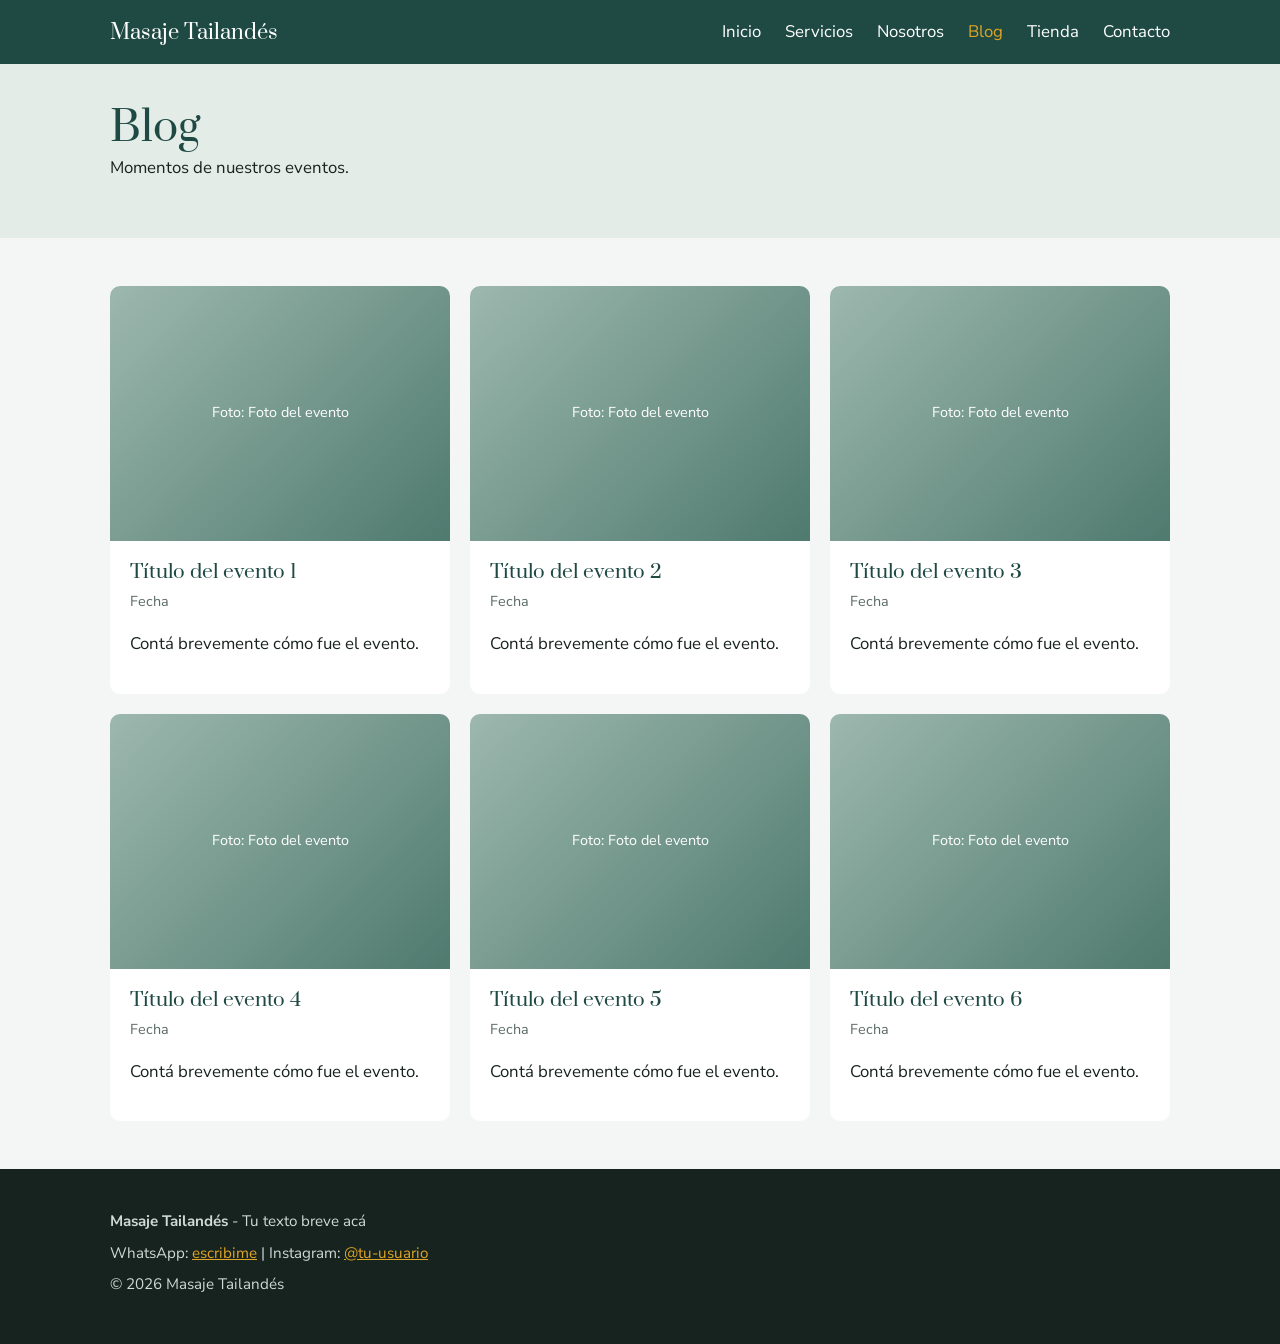
<file: masaje-tailandes/blog.html>
<!DOCTYPE html>
<html lang="es">
<head>
  <meta charset="UTF-8">
  <meta name="viewport" content="width=device-width, initial-scale=1.0">
  <title>Blog | Masaje Tailandés</title>
  <meta name="description" content="Fotos y momentos de los eventos que vivimos.">
  <link rel="preconnect" href="https://fonts.googleapis.com">
  <link href="https://fonts.googleapis.com/css2?family=Nunito+Sans:wght@400;700&family=Prata&display=swap" rel="stylesheet">
  <link rel="stylesheet" href="css/estilos.css">
</head>
<body>
<header>
  <div class="contenedor barra">
    <a class="logo" href="index.html">Masaje Tailandés</a>
    <button class="hamburguesa" aria-label="Abrir menú" aria-expanded="false">&#9776;</button>
    <nav aria-label="Principal"><ul><li><a href="index.html">Inicio</a></li><li><a href="servicios.html">Servicios</a><ul class="submenu"><li><a href="formacion-inicial.html">Formación inicial</a></li><li><a href="formacion-avanzada.html">Formación avanzada</a></li><li><a href="retiros.html">Retiros</a></li><li><a href="viaje-a-tailandia.html">Viaje a Tailandia</a></li><li><a href="cursos-especiales.html">Cursos especiales</a></li><li><a href="clases-de-yoga.html">Clases de yoga</a></li></ul></li><li><a href="nosotros.html">Nosotros</a></li><li><a href="blog.html" class=activo>Blog</a></li><li><a href="tienda.html">Tienda</a></li><li><a href="contacto.html">Contacto</a></li></ul></nav>
  </div>
</header>
<main>
<section class="cabecera-pagina"><div class="contenedor"><h1>Blog</h1><p>Momentos de nuestros eventos.</p></div></section><section><div class="contenedor"><div class="grilla"><article class="tarjeta"><div class="foto"><!-- Reemplazá este div por: <img src="img/TU-FOTO.webp" alt="Foto del evento"> -->Foto: Foto del evento</div><div class="texto"><h3>Título del evento 1</h3><p class="fecha">Fecha</p><p>Contá brevemente cómo fue el evento.</p></div></article><article class="tarjeta"><div class="foto"><!-- Reemplazá este div por: <img src="img/TU-FOTO.webp" alt="Foto del evento"> -->Foto: Foto del evento</div><div class="texto"><h3>Título del evento 2</h3><p class="fecha">Fecha</p><p>Contá brevemente cómo fue el evento.</p></div></article><article class="tarjeta"><div class="foto"><!-- Reemplazá este div por: <img src="img/TU-FOTO.webp" alt="Foto del evento"> -->Foto: Foto del evento</div><div class="texto"><h3>Título del evento 3</h3><p class="fecha">Fecha</p><p>Contá brevemente cómo fue el evento.</p></div></article><article class="tarjeta"><div class="foto"><!-- Reemplazá este div por: <img src="img/TU-FOTO.webp" alt="Foto del evento"> -->Foto: Foto del evento</div><div class="texto"><h3>Título del evento 4</h3><p class="fecha">Fecha</p><p>Contá brevemente cómo fue el evento.</p></div></article><article class="tarjeta"><div class="foto"><!-- Reemplazá este div por: <img src="img/TU-FOTO.webp" alt="Foto del evento"> -->Foto: Foto del evento</div><div class="texto"><h3>Título del evento 5</h3><p class="fecha">Fecha</p><p>Contá brevemente cómo fue el evento.</p></div></article><article class="tarjeta"><div class="foto"><!-- Reemplazá este div por: <img src="img/TU-FOTO.webp" alt="Foto del evento"> -->Foto: Foto del evento</div><div class="texto"><h3>Título del evento 6</h3><p class="fecha">Fecha</p><p>Contá brevemente cómo fue el evento.</p></div></article></div></div></section>
</main>
<footer>
  <div class="contenedor">
    <p><strong>Masaje Tailandés</strong> - Tu texto breve acá</p>
    <p>WhatsApp: <a href="https://wa.me/549XXXXXXXXXX" target="_blank" rel="noopener">escribime</a> | Instagram: <a href="https://instagram.com/TU-USUARIO" target="_blank" rel="noopener">@tu-usuario</a></p>
    <p>&copy; 2026 Masaje Tailandés</p>
  </div>
</footer>
<script src="js/main.js"></script>
</body>
</html>
</file>
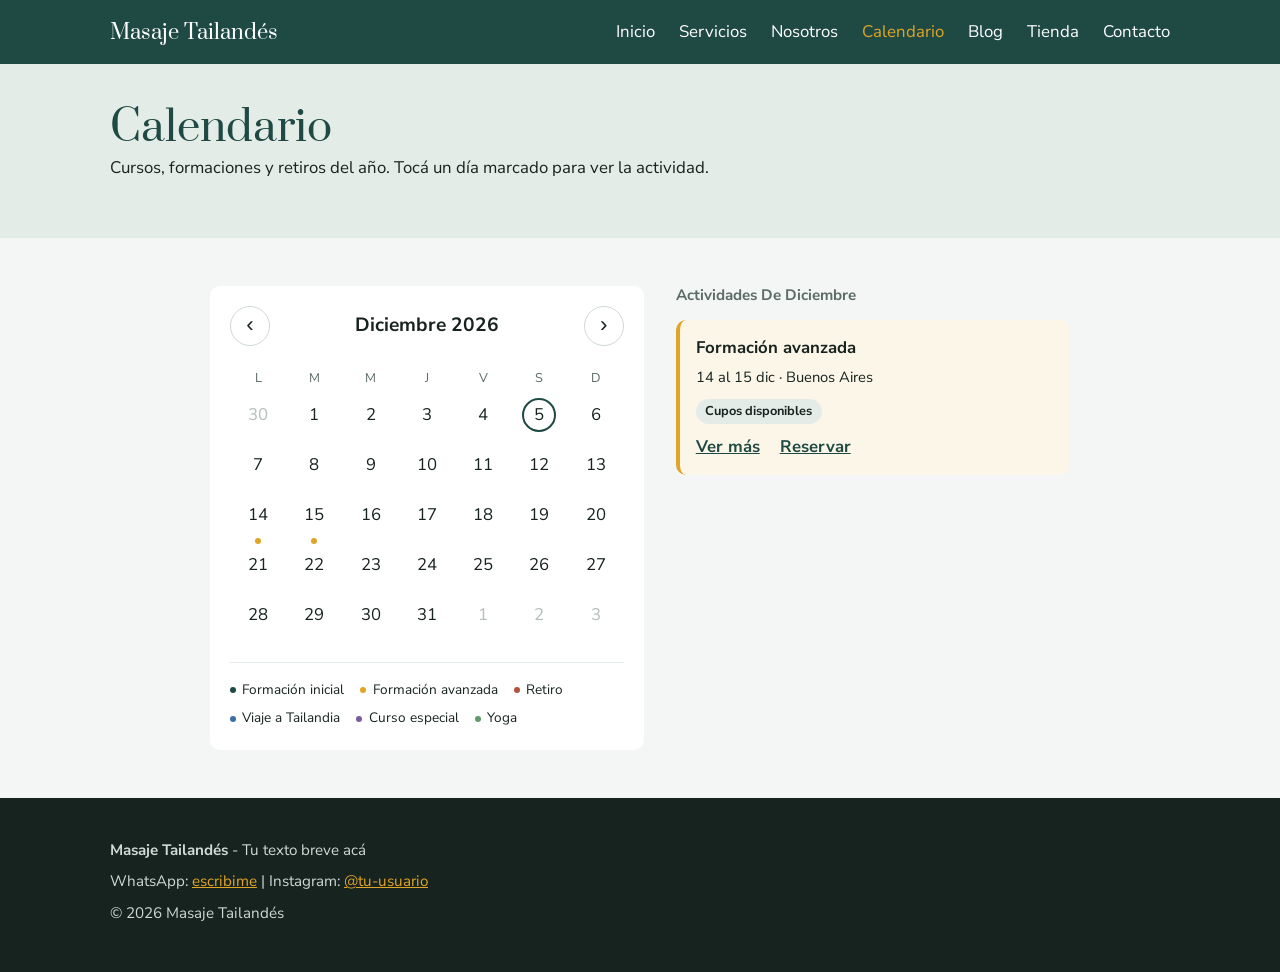
<file: masaje-tailandes/calendario.html>
<!DOCTYPE html>
<html lang="es">
<head>
  <meta charset="UTF-8">
  <meta name="viewport" content="width=device-width, initial-scale=1.0">
  <title>Calendario | Masaje Tailandés</title>
  <meta name="description" content="Calendario anual de cursos, formaciones y retiros de masaje tailandés.">
  <link rel="preconnect" href="https://fonts.googleapis.com">
  <link href="https://fonts.googleapis.com/css2?family=Nunito+Sans:wght@400;700&family=Prata&display=swap" rel="stylesheet">
  <link rel="stylesheet" href="css/estilos.css">
  <link rel="stylesheet" href="css/calendario.css">
</head>
<body>
<header>
  <div class="contenedor barra">
    <a class="logo" href="index.html">Masaje Tailandés</a>
    <button class="hamburguesa" aria-label="Abrir menú" aria-expanded="false">&#9776;</button>
    <nav aria-label="Principal"><ul><li><a href="index.html">Inicio</a></li><li><a href="servicios.html">Servicios</a><ul class="submenu"><li><a href="formacion-inicial.html">Formación inicial</a></li><li><a href="formacion-avanzada.html">Formación avanzada</a></li><li><a href="retiros.html">Retiros</a></li><li><a href="viaje-a-tailandia.html">Viaje a Tailandia</a></li><li><a href="cursos-especiales.html">Cursos especiales</a></li><li><a href="clases-de-yoga.html">Clases de yoga</a></li></ul></li><li><a href="nosotros.html">Nosotros</a></li><li><a href="calendario.html" class=activo>Calendario</a></li><li><a href="blog.html">Blog</a></li><li><a href="tienda.html">Tienda</a></li><li><a href="contacto.html">Contacto</a></li></ul></nav>
  </div>
</header>
<main>
  <section class="cabecera-pagina">
    <div class="contenedor">
      <h1>Calendario</h1>
      <p>Cursos, formaciones y retiros del año. Tocá un día marcado para ver la actividad.</p>
    </div>
  </section>

  <section class="calendario">
    <div class="contenedor cal-layout">

      <div class="cal">
        <div class="cal-cabecera">
          <button id="cal-ant" type="button" aria-label="Mes anterior">&#8249;</button>
          <h2 id="cal-titulo"></h2>
          <button id="cal-sig" type="button" aria-label="Mes siguiente">&#8250;</button>
        </div>
        <div class="cal-semana"><span>L</span><span>M</span><span>M</span><span>J</span><span>V</span><span>S</span><span>D</span></div>
        <div class="cal-dias" id="cal-dias"></div>
        <ul class="cal-leyenda" id="cal-leyenda"></ul>
      </div>

      <div class="cal-panel" id="cal-panel" aria-live="polite"></div>

    </div>
  </section>
</main>
<footer>
  <div class="contenedor">
    <p><strong>Masaje Tailandés</strong> - Tu texto breve acá</p>
    <p>WhatsApp: <a href="https://wa.me/549XXXXXXXXXX" target="_blank" rel="noopener">escribime</a> | Instagram: <a href="https://instagram.com/TU-USUARIO" target="_blank" rel="noopener">@tu-usuario</a></p>
    <p>&copy; 2026 Masaje Tailandés</p>
  </div>
</footer>
<script src="js/main.js"></script>
<script src="js/eventos.js"></script>
<script src="js/calendario.js"></script>
</body>
</html>
</file>
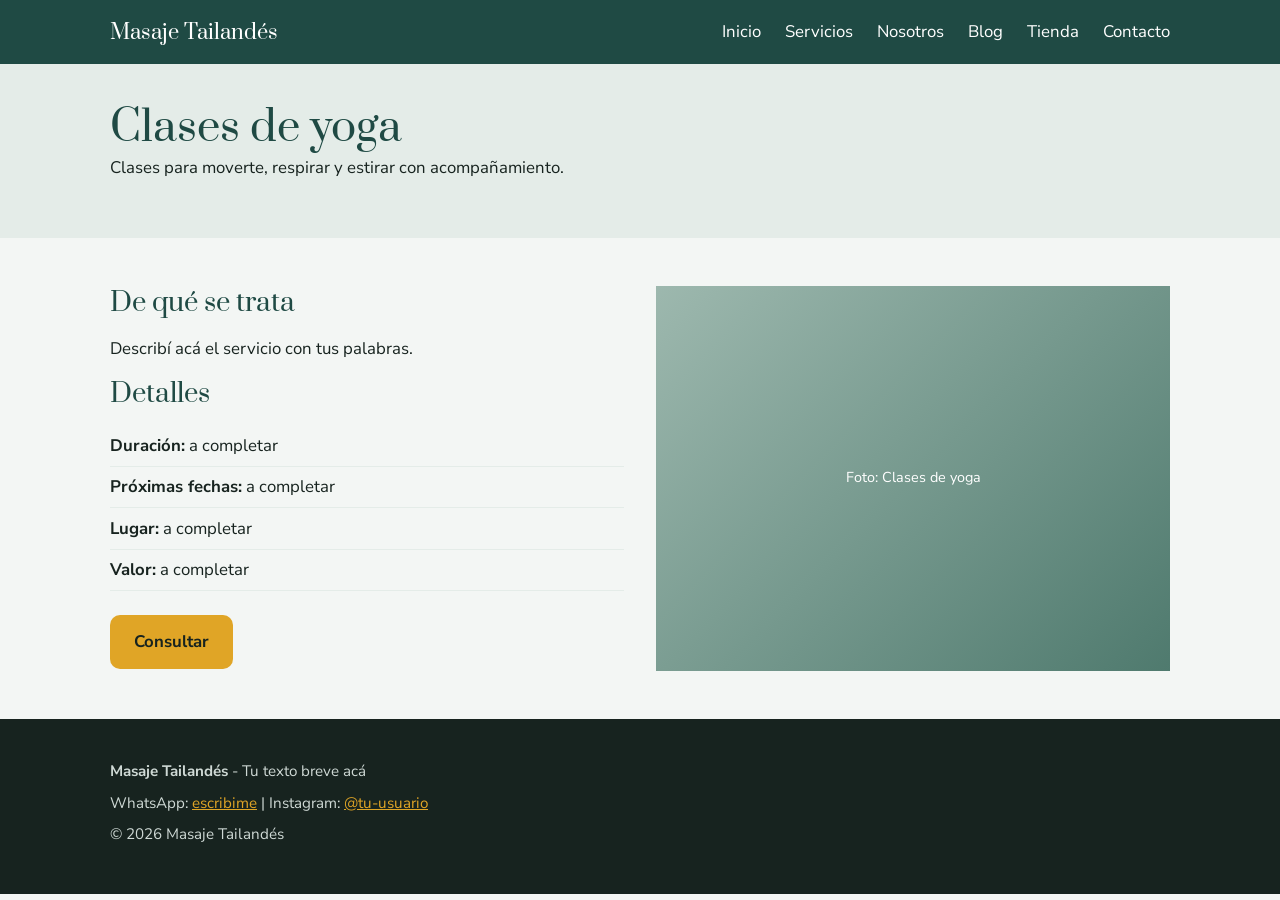
<file: masaje-tailandes/clases-de-yoga.html>
<!DOCTYPE html>
<html lang="es">
<head>
  <meta charset="UTF-8">
  <meta name="viewport" content="width=device-width, initial-scale=1.0">
  <title>Clases de yoga | Masaje Tailandés</title>
  <meta name="description" content="Clases para moverte, respirar y estirar con acompañamiento.">
  <link rel="preconnect" href="https://fonts.googleapis.com">
  <link href="https://fonts.googleapis.com/css2?family=Nunito+Sans:wght@400;700&family=Prata&display=swap" rel="stylesheet">
  <link rel="stylesheet" href="css/estilos.css">
</head>
<body>
<header>
  <div class="contenedor barra">
    <a class="logo" href="index.html">Masaje Tailandés</a>
    <button class="hamburguesa" aria-label="Abrir menú" aria-expanded="false">&#9776;</button>
    <nav aria-label="Principal"><ul><li><a href="index.html">Inicio</a></li><li><a href="servicios.html">Servicios</a><ul class="submenu"><li><a href="formacion-inicial.html">Formación inicial</a></li><li><a href="formacion-avanzada.html">Formación avanzada</a></li><li><a href="retiros.html">Retiros</a></li><li><a href="viaje-a-tailandia.html">Viaje a Tailandia</a></li><li><a href="cursos-especiales.html">Cursos especiales</a></li><li><a href="clases-de-yoga.html">Clases de yoga</a></li></ul></li><li><a href="nosotros.html">Nosotros</a></li><li><a href="blog.html">Blog</a></li><li><a href="tienda.html">Tienda</a></li><li><a href="contacto.html">Contacto</a></li></ul></nav>
  </div>
</header>
<main>
<section class="cabecera-pagina"><div class="contenedor"><h1>Clases de yoga</h1><p>Clases para moverte, respirar y estirar con acompañamiento.</p></div></section><section><div class="contenedor dos-col"><div>
  <h2>De qué se trata</h2>
  <p>Describí acá el servicio con tus palabras.</p>
  <h2>Detalles</h2>
  <ul class="datos"><li><strong>Duración:</strong> a completar</li><li><strong>Próximas fechas:</strong> a completar</li><li><strong>Lugar:</strong> a completar</li><li><strong>Valor:</strong> a completar</li></ul>
  <a class="boton " href="https://wa.me/549XXXXXXXXXX?text=Hola!%20Quiero%20consultar%20por%20Clases%20de%20yoga" target="_blank" rel="noopener">Consultar</a>
  </div><div class="foto"><!-- Reemplazá este div por: <img src="img/TU-FOTO.webp" alt="Clases de yoga"> -->Foto: Clases de yoga</div></div></section>
</main>
<footer>
  <div class="contenedor">
    <p><strong>Masaje Tailandés</strong> - Tu texto breve acá</p>
    <p>WhatsApp: <a href="https://wa.me/549XXXXXXXXXX" target="_blank" rel="noopener">escribime</a> | Instagram: <a href="https://instagram.com/TU-USUARIO" target="_blank" rel="noopener">@tu-usuario</a></p>
    <p>&copy; 2026 Masaje Tailandés</p>
  </div>
</footer>
<script src="js/main.js"></script>
</body>
</html>
</file>
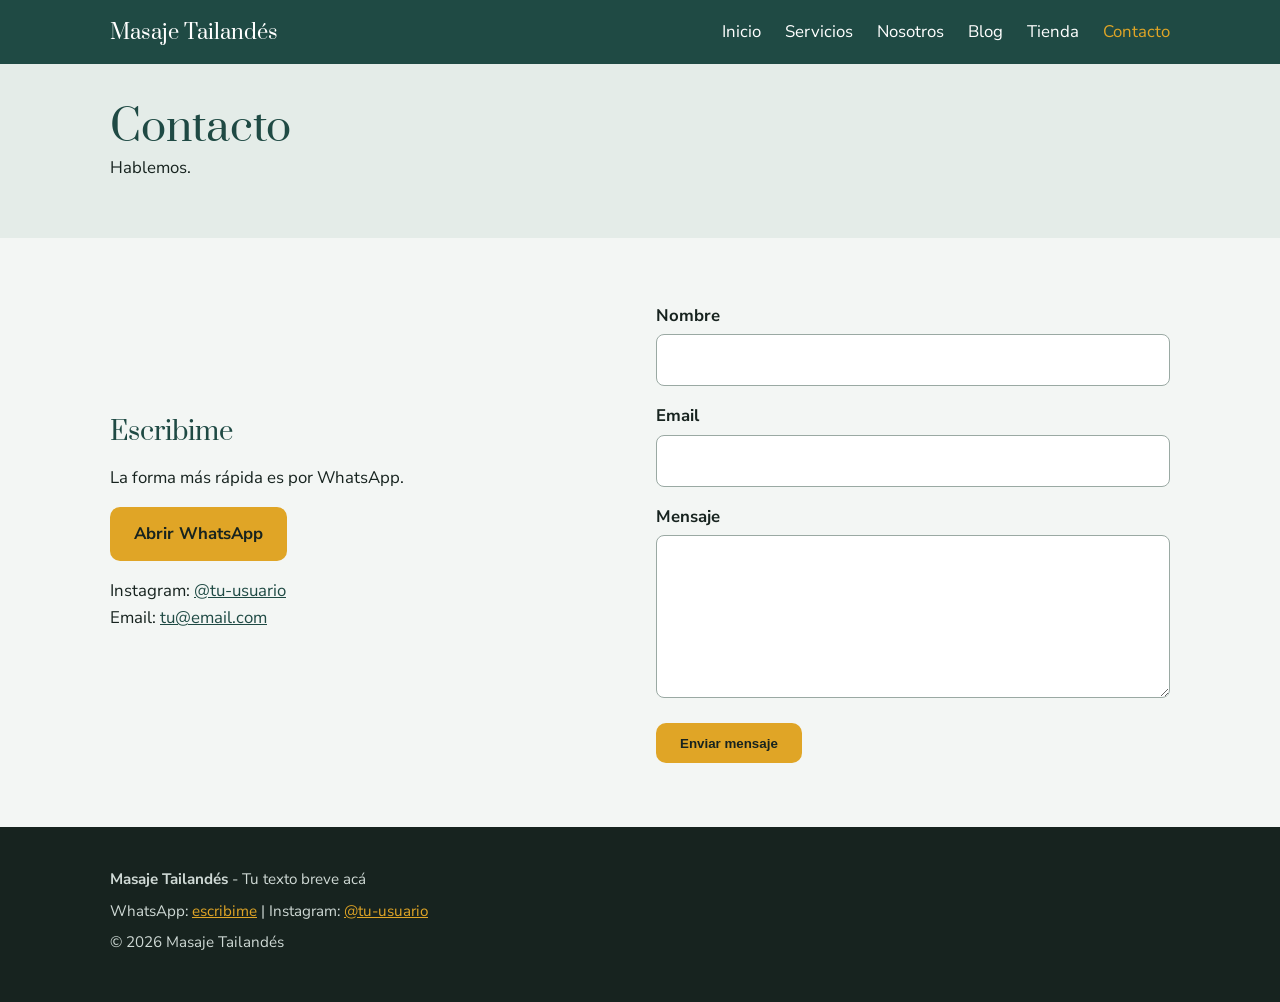
<file: masaje-tailandes/contacto.html>
<!DOCTYPE html>
<html lang="es">
<head>
  <meta charset="UTF-8">
  <meta name="viewport" content="width=device-width, initial-scale=1.0">
  <title>Contacto | Masaje Tailandés</title>
  <meta name="description" content="Escribinos por WhatsApp o mandanos un mensaje.">
  <link rel="preconnect" href="https://fonts.googleapis.com">
  <link href="https://fonts.googleapis.com/css2?family=Nunito+Sans:wght@400;700&family=Prata&display=swap" rel="stylesheet">
  <link rel="stylesheet" href="css/estilos.css">
</head>
<body>
<header>
  <div class="contenedor barra">
    <a class="logo" href="index.html">Masaje Tailandés</a>
    <button class="hamburguesa" aria-label="Abrir menú" aria-expanded="false">&#9776;</button>
    <nav aria-label="Principal"><ul><li><a href="index.html">Inicio</a></li><li><a href="servicios.html">Servicios</a><ul class="submenu"><li><a href="formacion-inicial.html">Formación inicial</a></li><li><a href="formacion-avanzada.html">Formación avanzada</a></li><li><a href="retiros.html">Retiros</a></li><li><a href="viaje-a-tailandia.html">Viaje a Tailandia</a></li><li><a href="cursos-especiales.html">Cursos especiales</a></li><li><a href="clases-de-yoga.html">Clases de yoga</a></li></ul></li><li><a href="nosotros.html">Nosotros</a></li><li><a href="blog.html">Blog</a></li><li><a href="tienda.html">Tienda</a></li><li><a href="contacto.html" class=activo>Contacto</a></li></ul></nav>
  </div>
</header>
<main>
<section class="cabecera-pagina"><div class="contenedor"><h1>Contacto</h1><p>Hablemos.</p></div></section><section><div class="contenedor dos-col"><div><h2>Escribime</h2><p>La forma más rápida es por WhatsApp.</p><p><a class="boton " href="https://wa.me/549XXXXXXXXXX?text=Hola!%20Quiero%20hacer%20una%20consulta" target="_blank" rel="noopener">Abrir WhatsApp</a></p>
<p>Instagram: <a href="https://instagram.com/TU-USUARIO" target="_blank" rel="noopener">@tu-usuario</a><br>Email: <a href="mailto:tu@email.com">tu@email.com</a></p></div>
<!-- Formulario: cuando tengas cuenta en Formspree, reemplazá TU-CODIGO -->
<form action="https://formspree.io/f/TU-CODIGO" method="POST"><label for="n">Nombre</label><input id="n" name="nombre" required><label for="e">Email</label><input id="e" type="email" name="email" required><label for="m">Mensaje</label><textarea id="m" name="mensaje" rows="5" required></textarea><p style="margin-top:1rem"><button class="boton" type="submit" style="border:0;cursor:pointer">Enviar mensaje</button></p></form></div></section>
</main>
<footer>
  <div class="contenedor">
    <p><strong>Masaje Tailandés</strong> - Tu texto breve acá</p>
    <p>WhatsApp: <a href="https://wa.me/549XXXXXXXXXX" target="_blank" rel="noopener">escribime</a> | Instagram: <a href="https://instagram.com/TU-USUARIO" target="_blank" rel="noopener">@tu-usuario</a></p>
    <p>&copy; 2026 Masaje Tailandés</p>
  </div>
</footer>
<script src="js/main.js"></script>
</body>
</html>
</file>
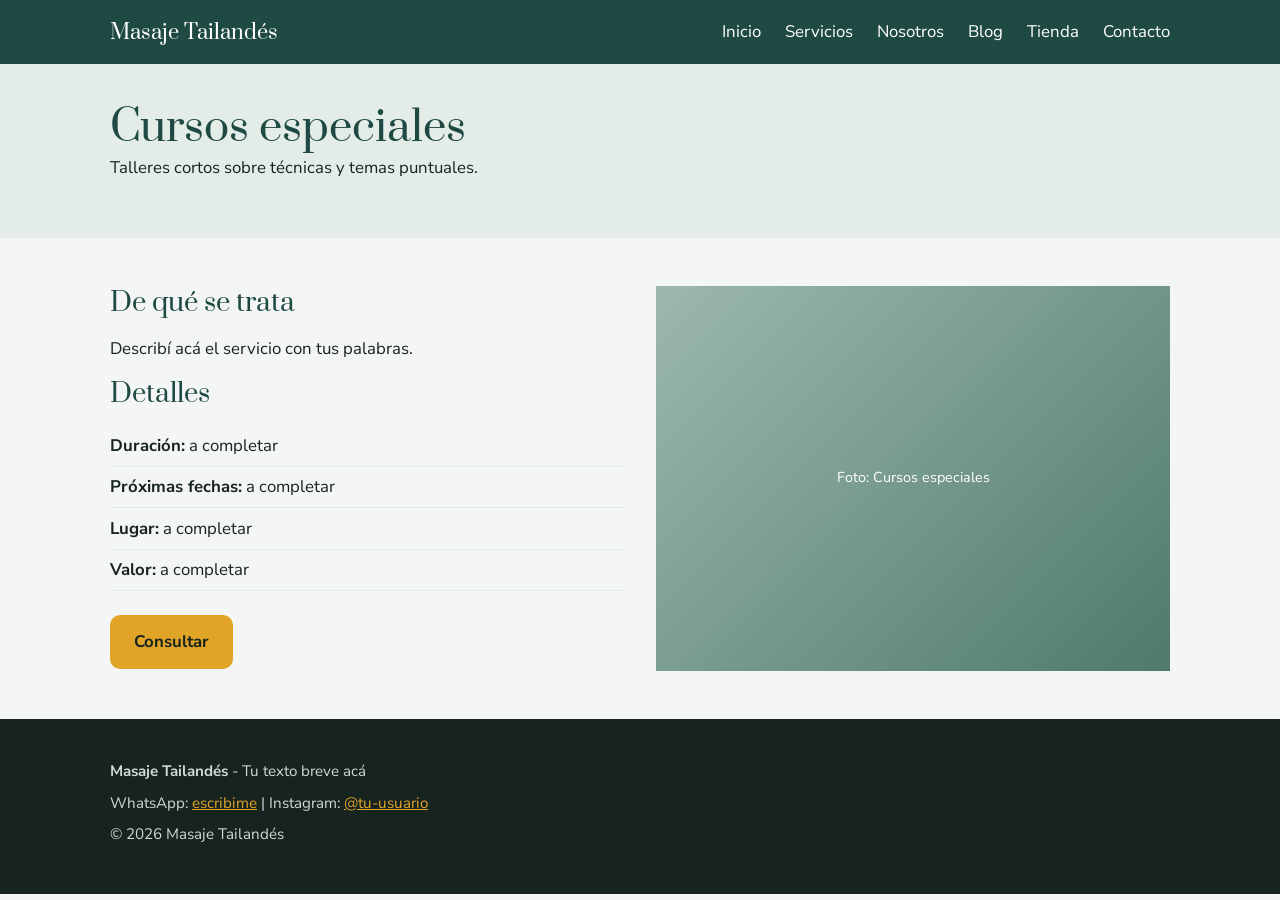
<file: masaje-tailandes/cursos-especiales.html>
<!DOCTYPE html>
<html lang="es">
<head>
  <meta charset="UTF-8">
  <meta name="viewport" content="width=device-width, initial-scale=1.0">
  <title>Cursos especiales | Masaje Tailandés</title>
  <meta name="description" content="Talleres cortos sobre técnicas y temas puntuales.">
  <link rel="preconnect" href="https://fonts.googleapis.com">
  <link href="https://fonts.googleapis.com/css2?family=Nunito+Sans:wght@400;700&family=Prata&display=swap" rel="stylesheet">
  <link rel="stylesheet" href="css/estilos.css">
</head>
<body>
<header>
  <div class="contenedor barra">
    <a class="logo" href="index.html">Masaje Tailandés</a>
    <button class="hamburguesa" aria-label="Abrir menú" aria-expanded="false">&#9776;</button>
    <nav aria-label="Principal"><ul><li><a href="index.html">Inicio</a></li><li><a href="servicios.html">Servicios</a><ul class="submenu"><li><a href="formacion-inicial.html">Formación inicial</a></li><li><a href="formacion-avanzada.html">Formación avanzada</a></li><li><a href="retiros.html">Retiros</a></li><li><a href="viaje-a-tailandia.html">Viaje a Tailandia</a></li><li><a href="cursos-especiales.html">Cursos especiales</a></li><li><a href="clases-de-yoga.html">Clases de yoga</a></li></ul></li><li><a href="nosotros.html">Nosotros</a></li><li><a href="blog.html">Blog</a></li><li><a href="tienda.html">Tienda</a></li><li><a href="contacto.html">Contacto</a></li></ul></nav>
  </div>
</header>
<main>
<section class="cabecera-pagina"><div class="contenedor"><h1>Cursos especiales</h1><p>Talleres cortos sobre técnicas y temas puntuales.</p></div></section><section><div class="contenedor dos-col"><div>
  <h2>De qué se trata</h2>
  <p>Describí acá el servicio con tus palabras.</p>
  <h2>Detalles</h2>
  <ul class="datos"><li><strong>Duración:</strong> a completar</li><li><strong>Próximas fechas:</strong> a completar</li><li><strong>Lugar:</strong> a completar</li><li><strong>Valor:</strong> a completar</li></ul>
  <a class="boton " href="https://wa.me/549XXXXXXXXXX?text=Hola!%20Quiero%20consultar%20por%20Cursos%20especiales" target="_blank" rel="noopener">Consultar</a>
  </div><div class="foto"><!-- Reemplazá este div por: <img src="img/TU-FOTO.webp" alt="Cursos especiales"> -->Foto: Cursos especiales</div></div></section>
</main>
<footer>
  <div class="contenedor">
    <p><strong>Masaje Tailandés</strong> - Tu texto breve acá</p>
    <p>WhatsApp: <a href="https://wa.me/549XXXXXXXXXX" target="_blank" rel="noopener">escribime</a> | Instagram: <a href="https://instagram.com/TU-USUARIO" target="_blank" rel="noopener">@tu-usuario</a></p>
    <p>&copy; 2026 Masaje Tailandés</p>
  </div>
</footer>
<script src="js/main.js"></script>
</body>
</html>
</file>
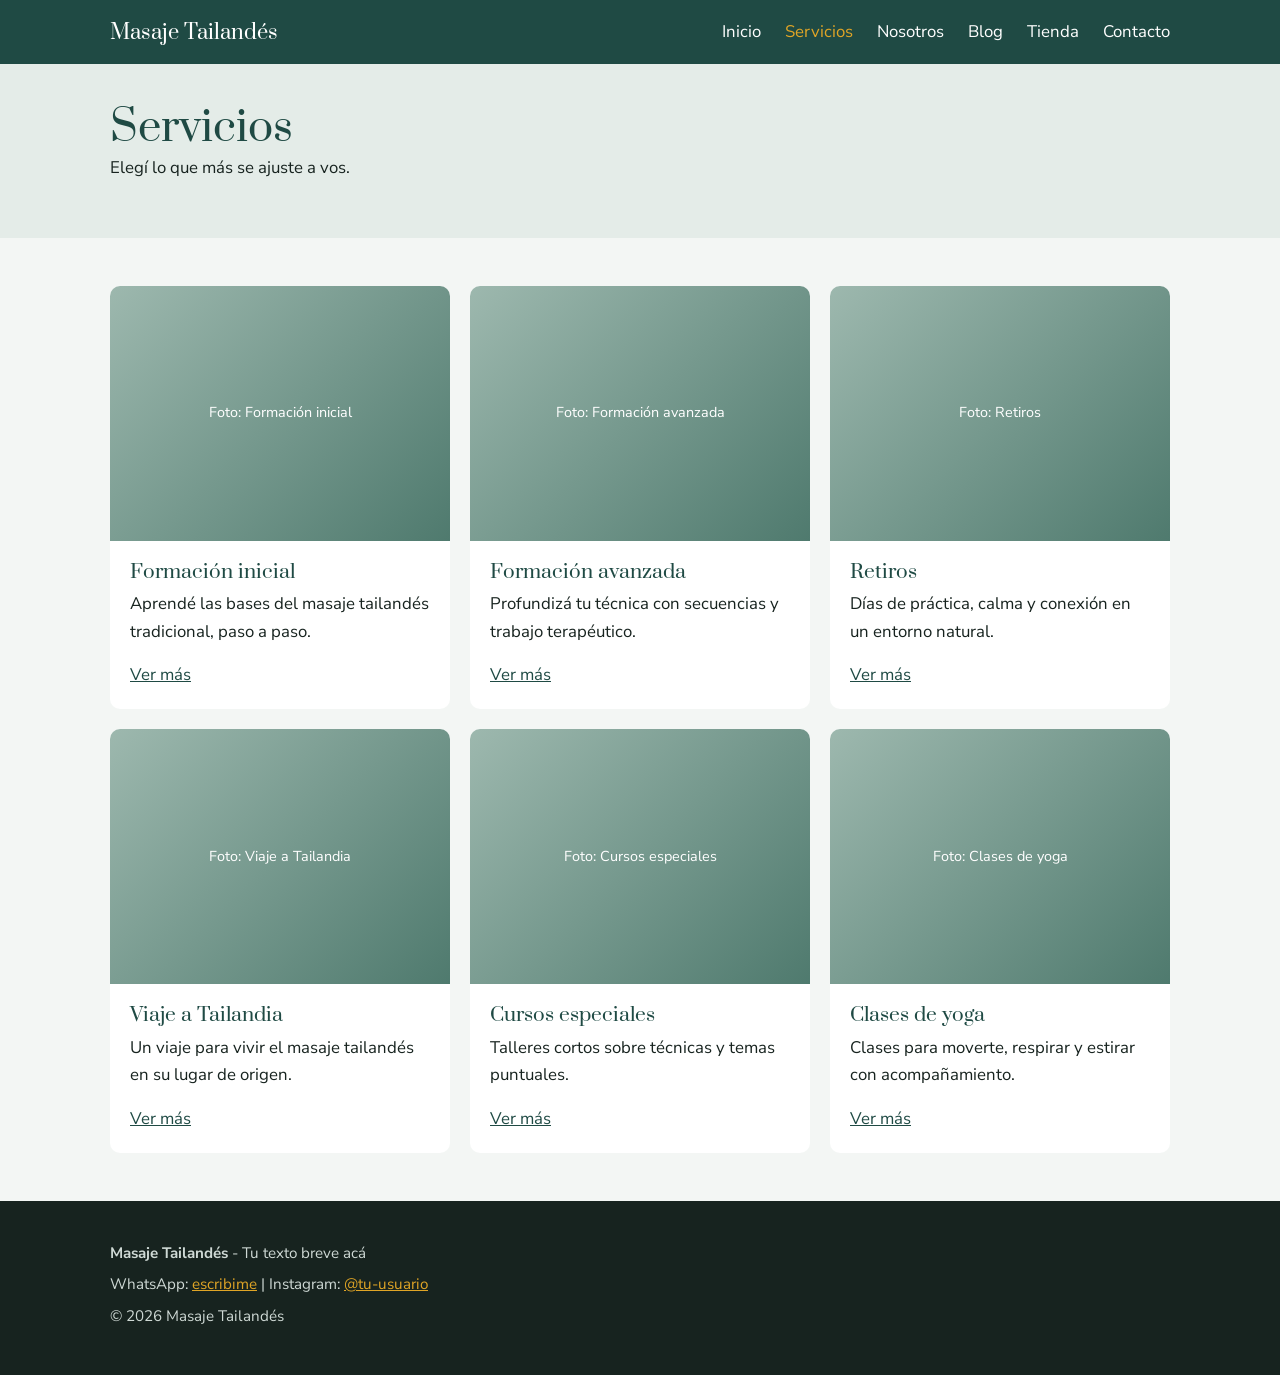
<file: masaje-tailandes/servicios.html>
<!DOCTYPE html>
<html lang="es">
<head>
  <meta charset="UTF-8">
  <meta name="viewport" content="width=device-width, initial-scale=1.0">
  <title>Servicios | Masaje Tailandés</title>
  <meta name="description" content="Formaciones, retiros, viajes y clases de masaje tailandés y yoga.">
  <link rel="preconnect" href="https://fonts.googleapis.com">
  <link href="https://fonts.googleapis.com/css2?family=Nunito+Sans:wght@400;700&family=Prata&display=swap" rel="stylesheet">
  <link rel="stylesheet" href="css/estilos.css">
</head>
<body>
<header>
  <div class="contenedor barra">
    <a class="logo" href="index.html">Masaje Tailandés</a>
    <button class="hamburguesa" aria-label="Abrir menú" aria-expanded="false">&#9776;</button>
    <nav aria-label="Principal"><ul><li><a href="index.html">Inicio</a></li><li><a href="servicios.html" class=activo>Servicios</a><ul class="submenu"><li><a href="formacion-inicial.html">Formación inicial</a></li><li><a href="formacion-avanzada.html">Formación avanzada</a></li><li><a href="retiros.html">Retiros</a></li><li><a href="viaje-a-tailandia.html">Viaje a Tailandia</a></li><li><a href="cursos-especiales.html">Cursos especiales</a></li><li><a href="clases-de-yoga.html">Clases de yoga</a></li></ul></li><li><a href="nosotros.html">Nosotros</a></li><li><a href="blog.html">Blog</a></li><li><a href="tienda.html">Tienda</a></li><li><a href="contacto.html">Contacto</a></li></ul></nav>
  </div>
</header>
<main>
<section class="cabecera-pagina"><div class="contenedor"><h1>Servicios</h1><p>Elegí lo que más se ajuste a vos.</p></div></section><section><div class="contenedor"><div class="grilla"><article class="tarjeta"><div class="foto"><!-- Reemplazá este div por: <img src="img/TU-FOTO.webp" alt="Formación inicial"> -->Foto: Formación inicial</div><div class="texto"><h3>Formación inicial</h3><p>Aprendé las bases del masaje tailandés tradicional, paso a paso.</p><a href="formacion-inicial.html">Ver más</a></div></article><article class="tarjeta"><div class="foto"><!-- Reemplazá este div por: <img src="img/TU-FOTO.webp" alt="Formación avanzada"> -->Foto: Formación avanzada</div><div class="texto"><h3>Formación avanzada</h3><p>Profundizá tu técnica con secuencias y trabajo terapéutico.</p><a href="formacion-avanzada.html">Ver más</a></div></article><article class="tarjeta"><div class="foto"><!-- Reemplazá este div por: <img src="img/TU-FOTO.webp" alt="Retiros"> -->Foto: Retiros</div><div class="texto"><h3>Retiros</h3><p>Días de práctica, calma y conexión en un entorno natural.</p><a href="retiros.html">Ver más</a></div></article><article class="tarjeta"><div class="foto"><!-- Reemplazá este div por: <img src="img/TU-FOTO.webp" alt="Viaje a Tailandia"> -->Foto: Viaje a Tailandia</div><div class="texto"><h3>Viaje a Tailandia</h3><p>Un viaje para vivir el masaje tailandés en su lugar de origen.</p><a href="viaje-a-tailandia.html">Ver más</a></div></article><article class="tarjeta"><div class="foto"><!-- Reemplazá este div por: <img src="img/TU-FOTO.webp" alt="Cursos especiales"> -->Foto: Cursos especiales</div><div class="texto"><h3>Cursos especiales</h3><p>Talleres cortos sobre técnicas y temas puntuales.</p><a href="cursos-especiales.html">Ver más</a></div></article><article class="tarjeta"><div class="foto"><!-- Reemplazá este div por: <img src="img/TU-FOTO.webp" alt="Clases de yoga"> -->Foto: Clases de yoga</div><div class="texto"><h3>Clases de yoga</h3><p>Clases para moverte, respirar y estirar con acompañamiento.</p><a href="clases-de-yoga.html">Ver más</a></div></article></div></div></section>
</main>
<footer>
  <div class="contenedor">
    <p><strong>Masaje Tailandés</strong> - Tu texto breve acá</p>
    <p>WhatsApp: <a href="https://wa.me/549XXXXXXXXXX" target="_blank" rel="noopener">escribime</a> | Instagram: <a href="https://instagram.com/TU-USUARIO" target="_blank" rel="noopener">@tu-usuario</a></p>
    <p>&copy; 2026 Masaje Tailandés</p>
  </div>
</footer>
<script src="js/main.js"></script>
</body>
</html>
</file>
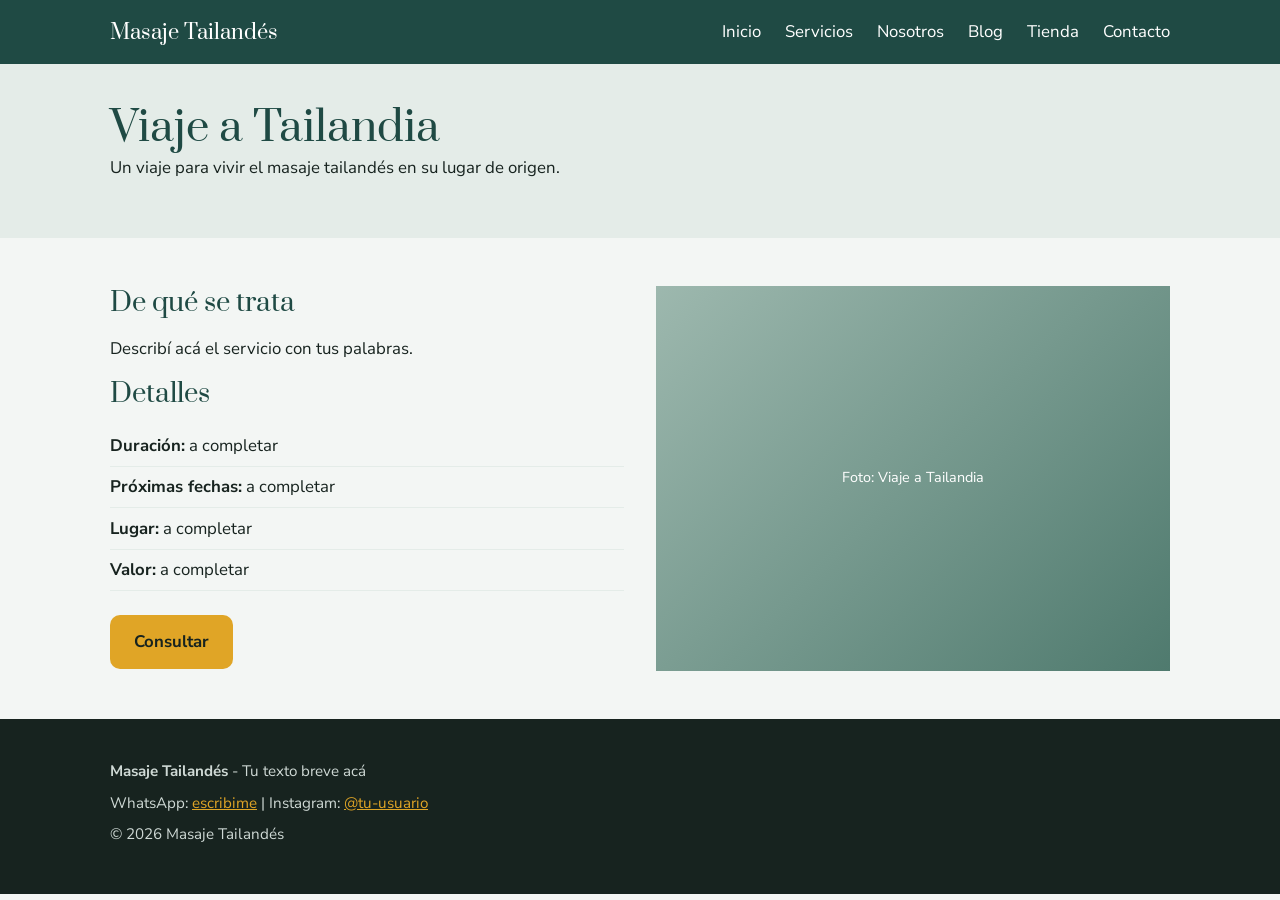
<file: masaje-tailandes/viaje-a-tailandia.html>
<!DOCTYPE html>
<html lang="es">
<head>
  <meta charset="UTF-8">
  <meta name="viewport" content="width=device-width, initial-scale=1.0">
  <title>Viaje a Tailandia | Masaje Tailandés</title>
  <meta name="description" content="Un viaje para vivir el masaje tailandés en su lugar de origen.">
  <link rel="preconnect" href="https://fonts.googleapis.com">
  <link href="https://fonts.googleapis.com/css2?family=Nunito+Sans:wght@400;700&family=Prata&display=swap" rel="stylesheet">
  <link rel="stylesheet" href="css/estilos.css">
</head>
<body>
<header>
  <div class="contenedor barra">
    <a class="logo" href="index.html">Masaje Tailandés</a>
    <button class="hamburguesa" aria-label="Abrir menú" aria-expanded="false">&#9776;</button>
    <nav aria-label="Principal"><ul><li><a href="index.html">Inicio</a></li><li><a href="servicios.html">Servicios</a><ul class="submenu"><li><a href="formacion-inicial.html">Formación inicial</a></li><li><a href="formacion-avanzada.html">Formación avanzada</a></li><li><a href="retiros.html">Retiros</a></li><li><a href="viaje-a-tailandia.html">Viaje a Tailandia</a></li><li><a href="cursos-especiales.html">Cursos especiales</a></li><li><a href="clases-de-yoga.html">Clases de yoga</a></li></ul></li><li><a href="nosotros.html">Nosotros</a></li><li><a href="blog.html">Blog</a></li><li><a href="tienda.html">Tienda</a></li><li><a href="contacto.html">Contacto</a></li></ul></nav>
  </div>
</header>
<main>
<section class="cabecera-pagina"><div class="contenedor"><h1>Viaje a Tailandia</h1><p>Un viaje para vivir el masaje tailandés en su lugar de origen.</p></div></section><section><div class="contenedor dos-col"><div>
  <h2>De qué se trata</h2>
  <p>Describí acá el servicio con tus palabras.</p>
  <h2>Detalles</h2>
  <ul class="datos"><li><strong>Duración:</strong> a completar</li><li><strong>Próximas fechas:</strong> a completar</li><li><strong>Lugar:</strong> a completar</li><li><strong>Valor:</strong> a completar</li></ul>
  <a class="boton " href="https://wa.me/549XXXXXXXXXX?text=Hola!%20Quiero%20consultar%20por%20Viaje%20a%20Tailandia" target="_blank" rel="noopener">Consultar</a>
  </div><div class="foto"><!-- Reemplazá este div por: <img src="img/TU-FOTO.webp" alt="Viaje a Tailandia"> -->Foto: Viaje a Tailandia</div></div></section>
</main>
<footer>
  <div class="contenedor">
    <p><strong>Masaje Tailandés</strong> - Tu texto breve acá</p>
    <p>WhatsApp: <a href="https://wa.me/549XXXXXXXXXX" target="_blank" rel="noopener">escribime</a> | Instagram: <a href="https://instagram.com/TU-USUARIO" target="_blank" rel="noopener">@tu-usuario</a></p>
    <p>&copy; 2026 Masaje Tailandés</p>
  </div>
</footer>
<script src="js/main.js"></script>
</body>
</html>
</file>
<file: masaje-tailandes/css/estilos.css>
/* ===== 1. COLORES Y TIPOGRAFÍA (cambiá acá y se actualiza toda la web) ===== */
:root{
  --jade:#1F4A44;      /* color principal */
  --jade-claro:#E4ECE8;
  --oro:#E0A526;       /* color de acento (botones) */
  --fondo:#F3F6F4;
  --texto:#17231F;
  --blanco:#fff;
  --radio:10px;
}
*{box-sizing:border-box;margin:0;padding:0}
html{scroll-behavior:smooth}
body{font-family:'Nunito Sans',system-ui,sans-serif;background:var(--fondo);color:var(--texto);line-height:1.65;font-size:1.05rem}
h1,h2,h3{font-family:'Prata',Georgia,serif;font-weight:400;line-height:1.2;color:var(--jade)}
h1{font-size:2rem} h2{font-size:1.6rem;margin-bottom:1rem} h3{font-size:1.2rem;margin-bottom:.4rem}
p{margin-bottom:1rem;max-width:70ch}
a{color:var(--jade)}
img{max-width:100%;display:block}
:focus-visible{outline:3px solid var(--oro);outline-offset:2px}

/* ===== 2. ESTRUCTURA GENERAL ===== */
.contenedor{width:100%;max-width:1100px;margin:0 auto;padding:0 1.25rem}
section{padding:3rem 0}
.fondo-jade{background:var(--jade);color:var(--blanco)}
.fondo-jade h2,.fondo-jade h3{color:var(--blanco)}

/* ===== 3. ENCABEZADO Y MENÚ (celular primero) ===== */
header{background:var(--jade);position:sticky;top:0;z-index:10}
.barra{display:flex;flex-wrap:wrap;justify-content:space-between;align-items:center;min-height:64px}
.logo{font-family:'Prata',serif;color:var(--blanco);text-decoration:none;font-size:1.25rem}
.hamburguesa{background:none;border:2px solid var(--blanco);color:var(--blanco);font-size:1.4rem;border-radius:8px;padding:.1rem .6rem;cursor:pointer}
nav{display:none;width:100%;padding-bottom:1rem}
nav.abierto{display:block}
nav ul{list-style:none}
nav a{display:block;color:var(--blanco);text-decoration:none;padding:.55rem 0}
nav a:hover,nav a.activo{color:var(--oro)}
.submenu{padding-left:1rem}

/* ===== 4. BOTONES ===== */
.boton{display:inline-block;background:var(--oro);color:var(--texto);padding:.8rem 1.5rem;border-radius:var(--radio);text-decoration:none;font-weight:700}
.boton:hover{filter:brightness(1.08)}
.boton-borde{background:none;border:2px solid currentColor;color:inherit}

/* ===== 5. PORTADA ===== */
.portada{background:var(--jade);color:var(--blanco);padding:4rem 0}
.portada h1{color:var(--blanco);font-size:2.4rem;margin-bottom:1rem}
.portada .botones{display:flex;gap:.75rem;flex-wrap:wrap;margin-top:1.5rem}
.cabecera-pagina{background:var(--jade-claro);padding:2.5rem 0}

/* ===== 6. TARJETAS (1 columna celular, 2 tablet, 3 computadora) ===== */
.grilla{display:grid;grid-template-columns:1fr;gap:1.25rem}
.tarjeta{background:var(--blanco);border-radius:var(--radio);overflow:hidden;display:flex;flex-direction:column}
.tarjeta .texto{padding:1.25rem;display:flex;flex-direction:column;flex:1}
.tarjeta .texto p{flex:1}
.foto{aspect-ratio:4/3;background:linear-gradient(135deg,#9db8ae,#4f7a6e);display:grid;place-items:center;color:var(--blanco);font-size:.9rem;text-align:center;padding:1rem}
img{object-fit:cover}
.fecha{font-size:.9rem;color:#5b6b66}
.dos-col{display:grid;grid-template-columns:1fr;gap:2rem;align-items:center}
.precio{font-weight:700;font-size:1.15rem;margin-bottom:.75rem}
.datos{list-style:none;margin-bottom:1.5rem}
.datos li{padding:.4rem 0;border-bottom:1px solid var(--jade-claro)}

/* ===== 7. FORMULARIO Y PIE ===== */
label{display:block;font-weight:700;margin:1rem 0 .3rem}
input,textarea{width:100%;padding:.7rem;border:1px solid #9aa9a3;border-radius:8px;font:inherit}
footer{background:var(--texto);color:#cfd9d5;padding:2.5rem 0;font-size:.95rem}
footer a{color:var(--oro)}
footer p{margin-bottom:.4rem}

/* ===== 8. TABLET (desde 768px) ===== */
@media (min-width:768px){
  h1{font-size:2.6rem} .portada h1{font-size:3.2rem}
  .grilla{grid-template-columns:repeat(2,1fr)}
  .dos-col{grid-template-columns:1fr 1fr}
}

/* ===== 9. COMPUTADORA (desde 1024px) ===== */
@media (min-width:1024px){
  .hamburguesa{display:none}
  nav{display:block;width:auto;padding:0}
  nav>ul{display:flex;gap:1.5rem}
  nav li{position:relative}
  .submenu{display:none;position:absolute;top:100%;left:-1rem;background:var(--jade);min-width:230px;padding:.5rem 1rem;border-radius:0 0 var(--radio) var(--radio)}
  li:hover>.submenu,li:focus-within>.submenu{display:block}
  .grilla{grid-template-columns:repeat(3,1fr)}
}
@media (prefers-reduced-motion:reduce){html{scroll-behavior:auto}}
</file>
<file: masaje-tailandes/css/calendario.css>
/* ===== CALENDARIO (grilla de mes) ===== */
.calendario .contenedor{max-width:900px}
.cal-layout{display:grid;grid-template-columns:1fr;gap:2rem;align-items:start}
.cal{background:var(--blanco);border-radius:var(--radio);padding:1.25rem}
.cal-cabecera{display:flex;justify-content:space-between;align-items:center;margin-bottom:1rem}
.cal-cabecera h2{font-family:'Nunito Sans',sans-serif;font-weight:700;color:var(--texto);font-size:1.2rem;margin:0;text-transform:capitalize}
.cal-cabecera button{width:40px;height:40px;border-radius:50%;border:1px solid #cfd9d5;background:var(--blanco);color:var(--texto);font-size:1.4rem;line-height:1;cursor:pointer}
.cal-cabecera button:disabled{opacity:.3;cursor:default}
.cal-semana,.cal-dias{display:grid;grid-template-columns:repeat(7,1fr);text-align:center}
.cal-semana span{font-size:.8rem;color:#5b6b66;padding:.4rem 0}
.cal-dia{position:relative;height:50px;border:0;background:none;font:inherit;color:var(--texto);cursor:pointer;display:flex;justify-content:center;padding-top:2px}
.cal-dia .num{width:34px;height:34px;display:grid;place-items:center;border-radius:50%}
.cal-dia.fuera{color:#b3bdb9;cursor:default}
.cal-dia.hoy .num{border:2px solid var(--jade)}
.cal-dia.elegido .num{background:var(--texto);color:var(--blanco)}
.puntos{position:absolute;bottom:2px;left:50%;transform:translateX(-50%);display:flex;gap:3px}
.punto{display:inline-block;width:6px;height:6px;border-radius:50%}
.cal-leyenda{list-style:none;display:flex;flex-wrap:wrap;gap:.4rem 1rem;margin-top:1rem;padding-top:1rem;border-top:1px solid var(--jade-claro);font-size:.85rem}
.cal-leyenda li{display:flex;align-items:center;gap:.4rem}

.cal-panel h3{font-family:'Nunito Sans',sans-serif;font-weight:700;color:#5b6b66;font-size:.95rem;margin-bottom:1rem;text-transform:capitalize}
.cal-evento{border-left:4px solid var(--color);background:color-mix(in srgb,var(--color) 10%,#fff);border-radius:var(--radio);padding:.9rem 1rem;margin-bottom:.75rem}
.cal-evento h4{font-family:'Nunito Sans',sans-serif;font-size:1.05rem;color:var(--texto);margin-bottom:.2rem}
.cal-evento p{font-size:.92rem;margin-bottom:.4rem}
.cal-estado{display:inline-block;font-size:.8rem;font-weight:700;padding:.1rem .6rem;border-radius:999px;background:var(--jade-claro)}
.cal-estado.completo{background:#f3d9d4;color:#7a2a1d}
.cal-enlaces{display:flex;gap:1.25rem;margin-top:.6rem;font-weight:700}

@media (min-width:900px){
  .cal-layout{grid-template-columns:1.1fr 1fr}   /* calendario a la izquierda, detalle a la derecha */
}
</file>
